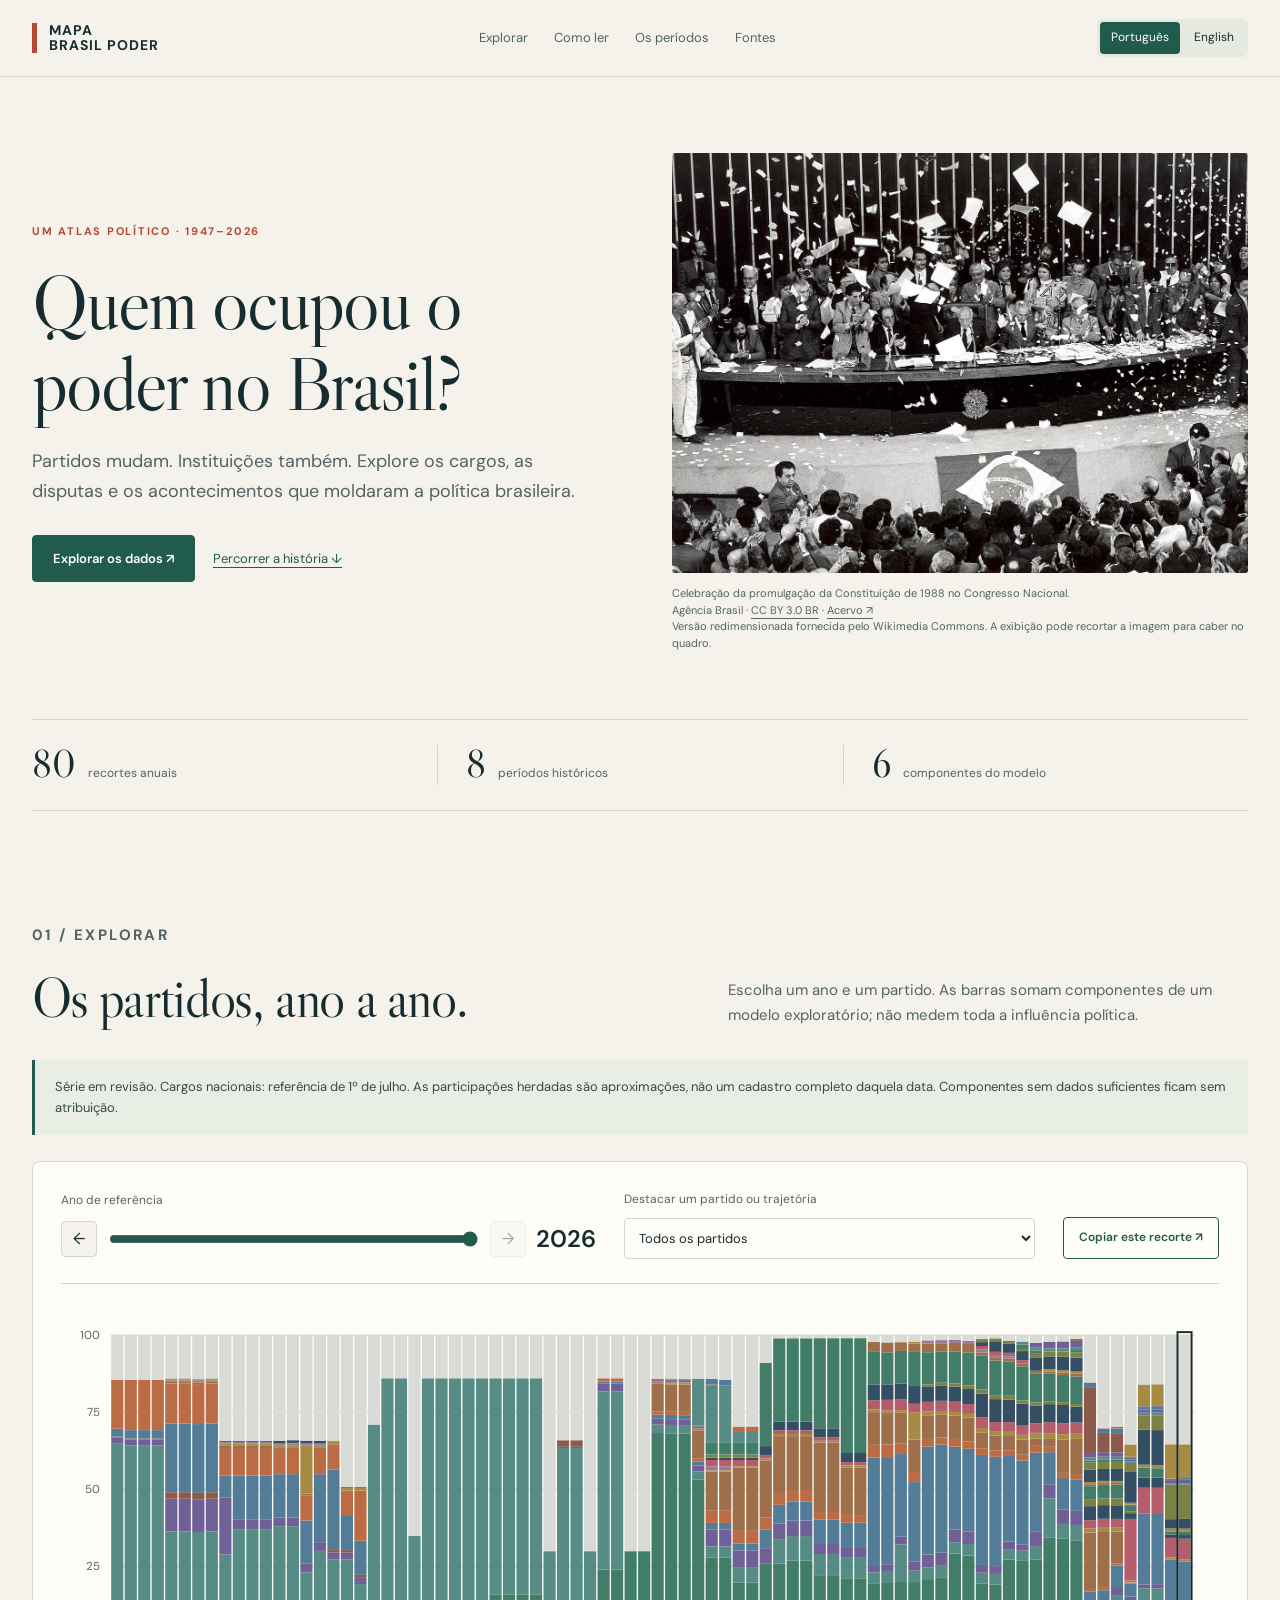
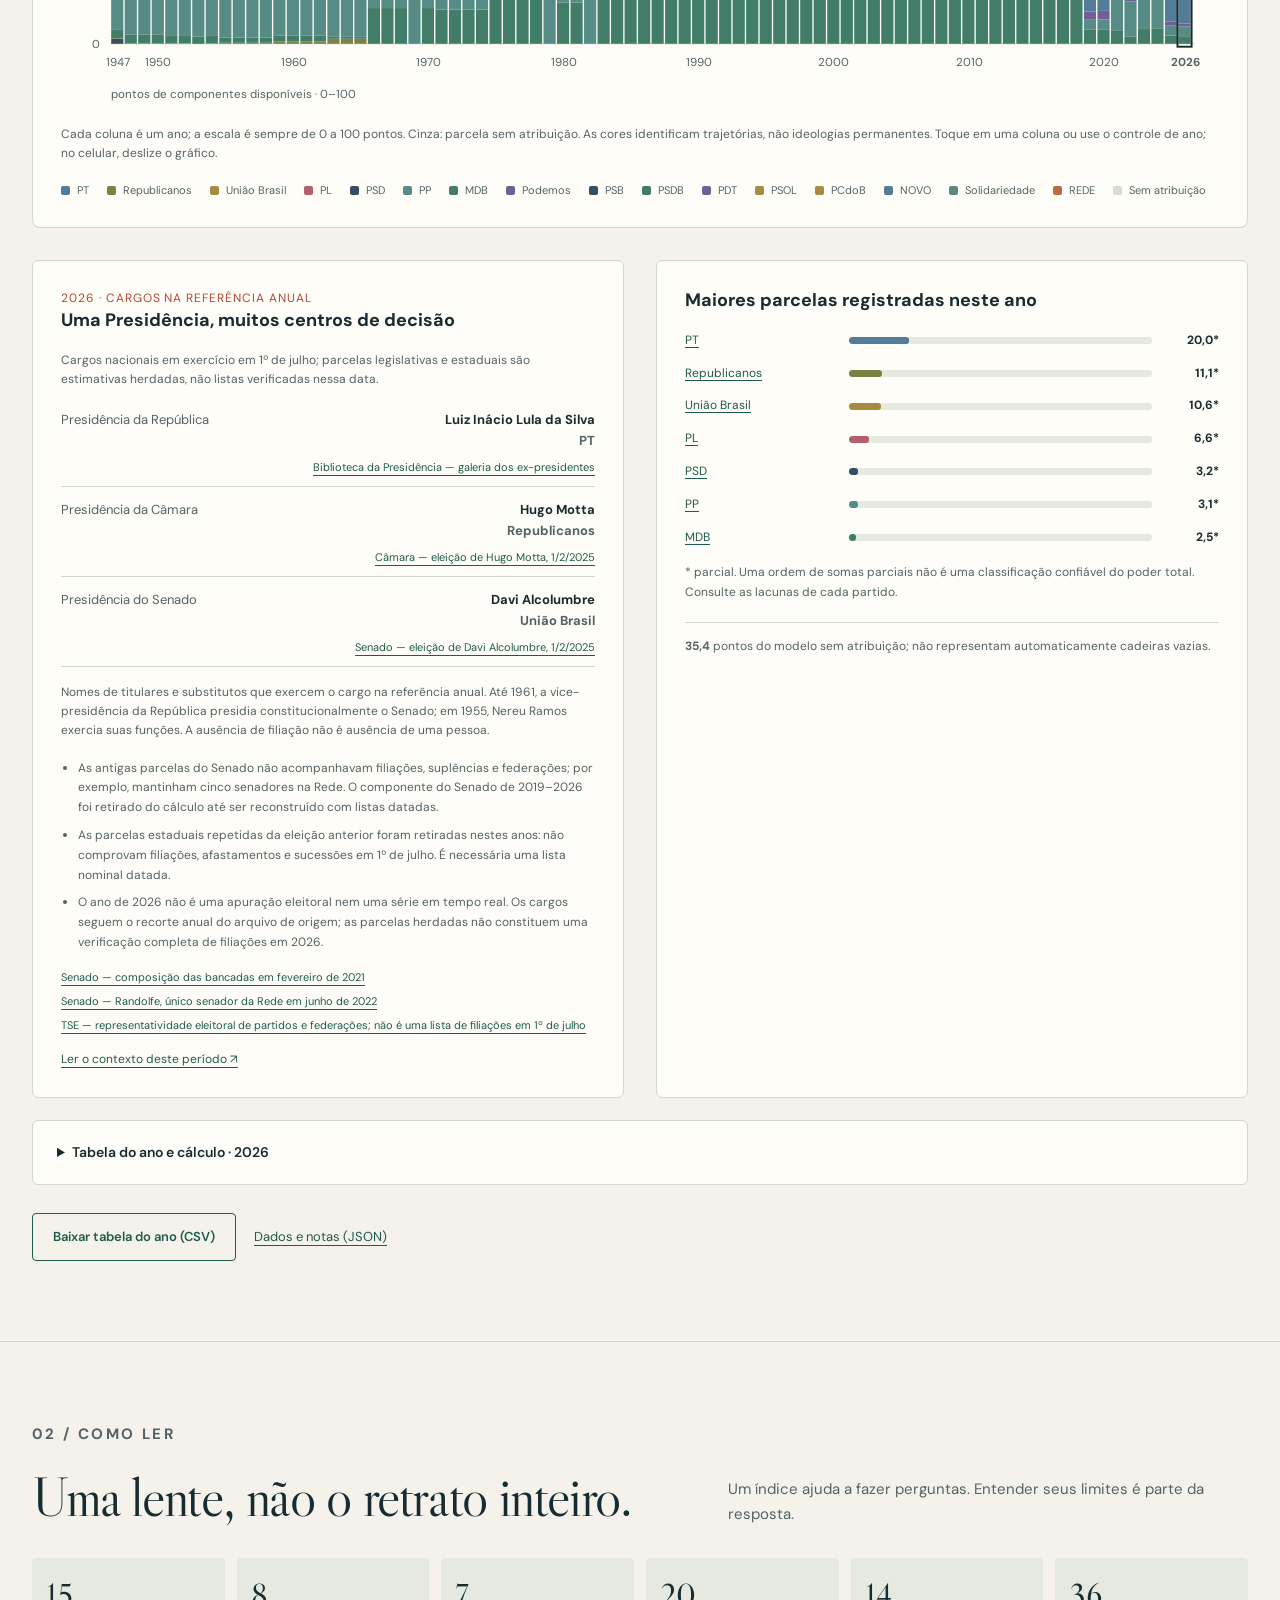
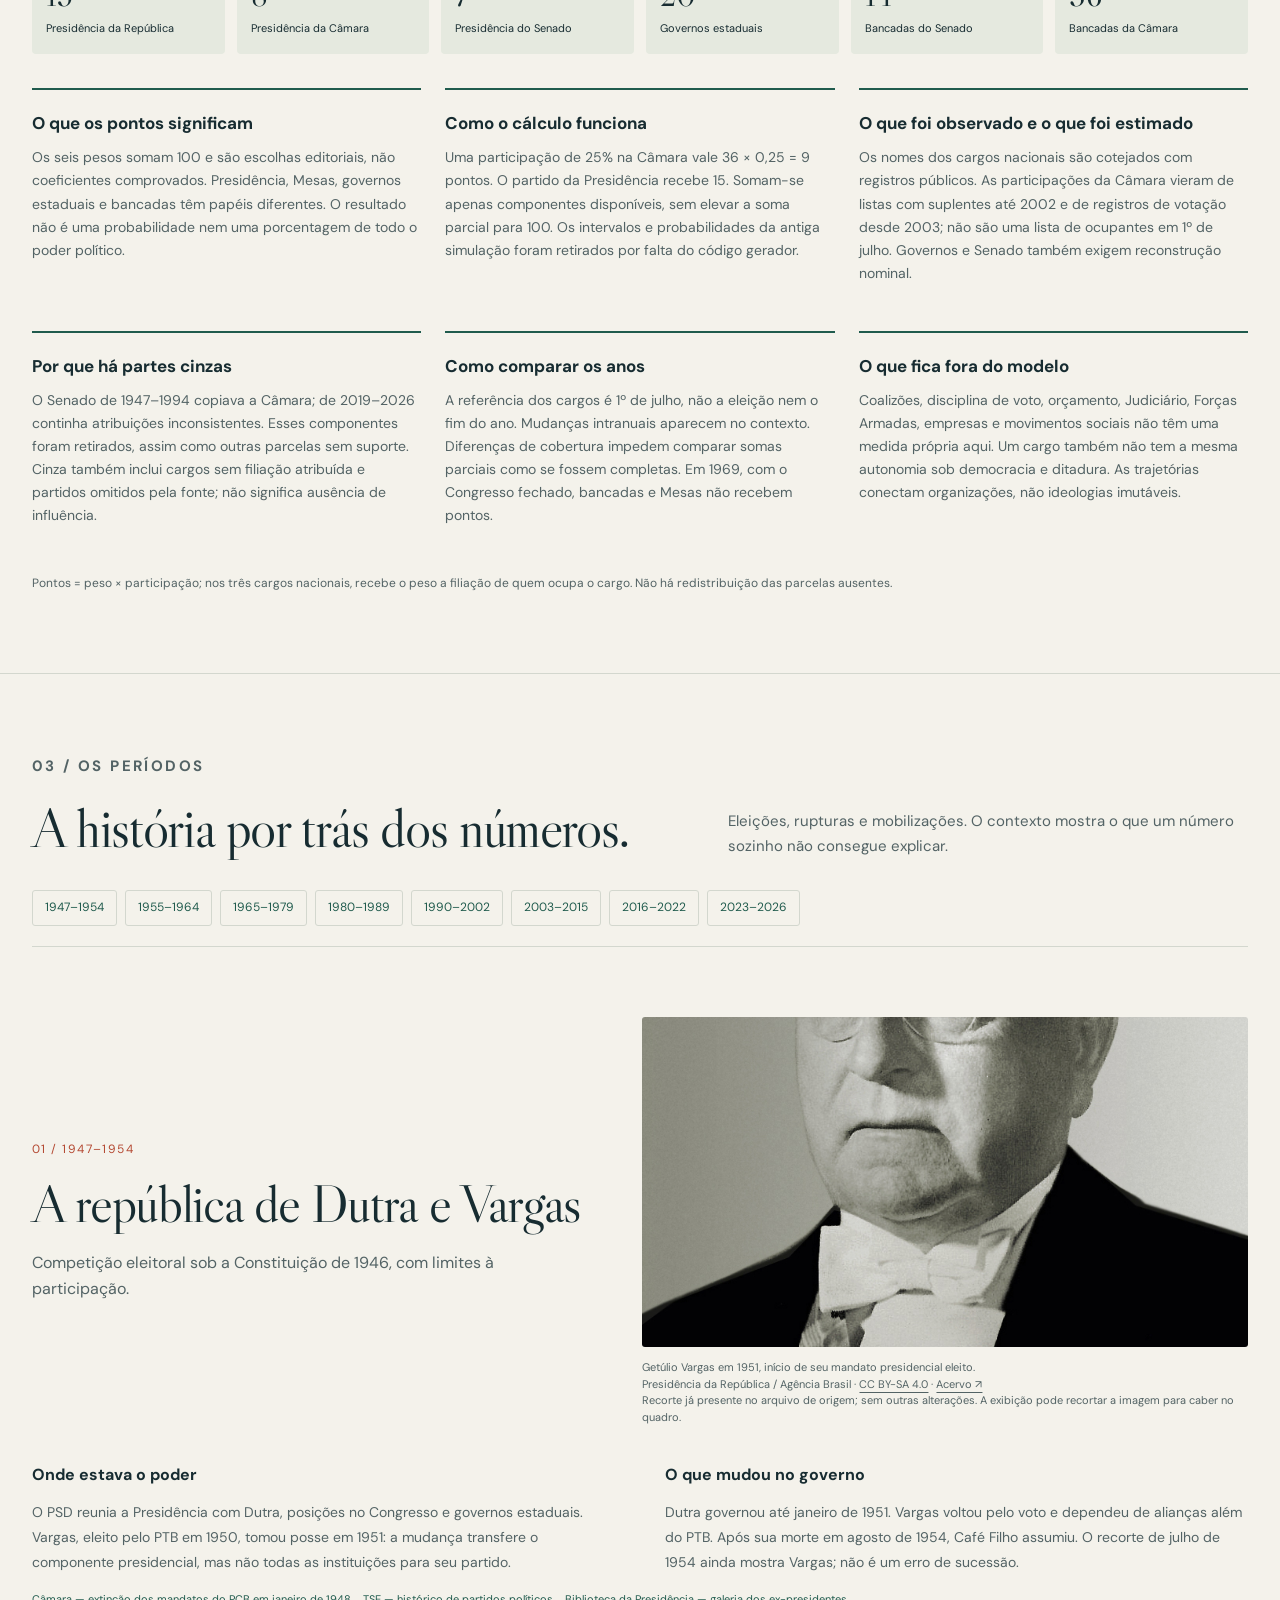
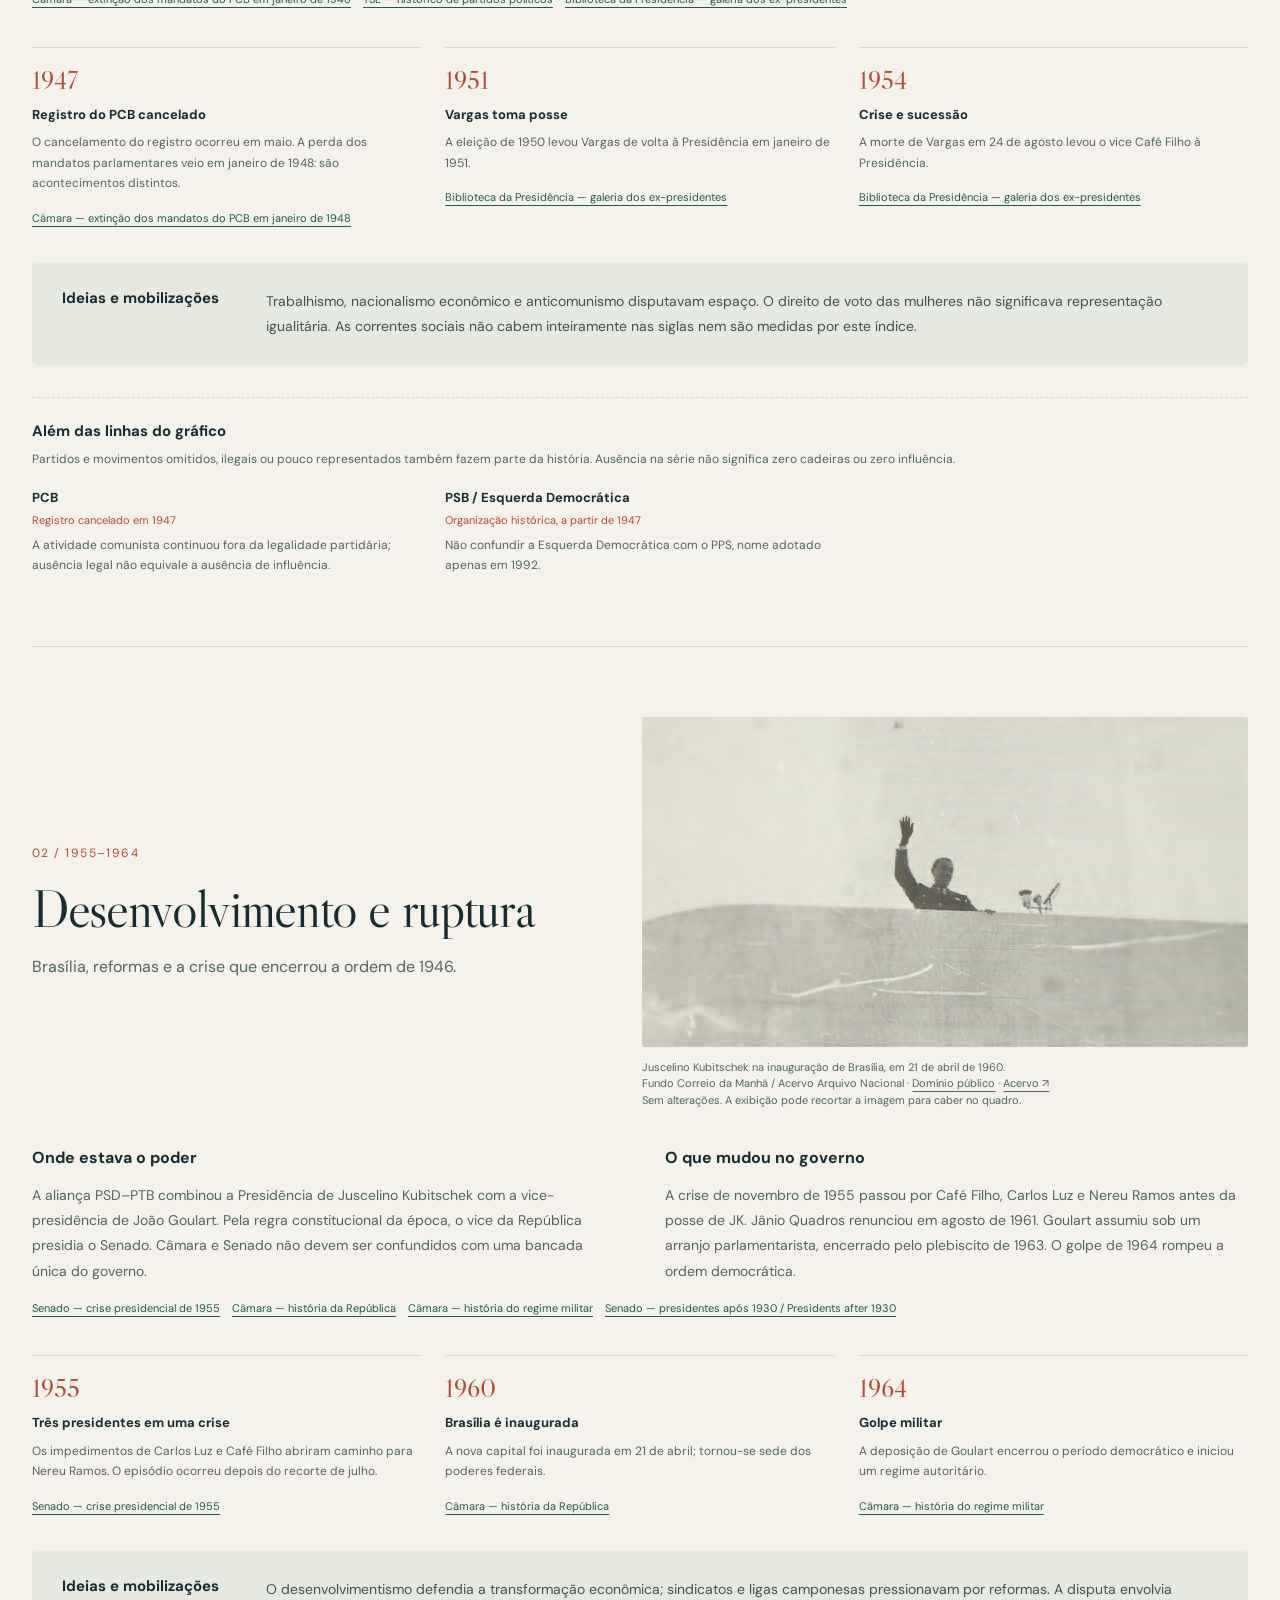
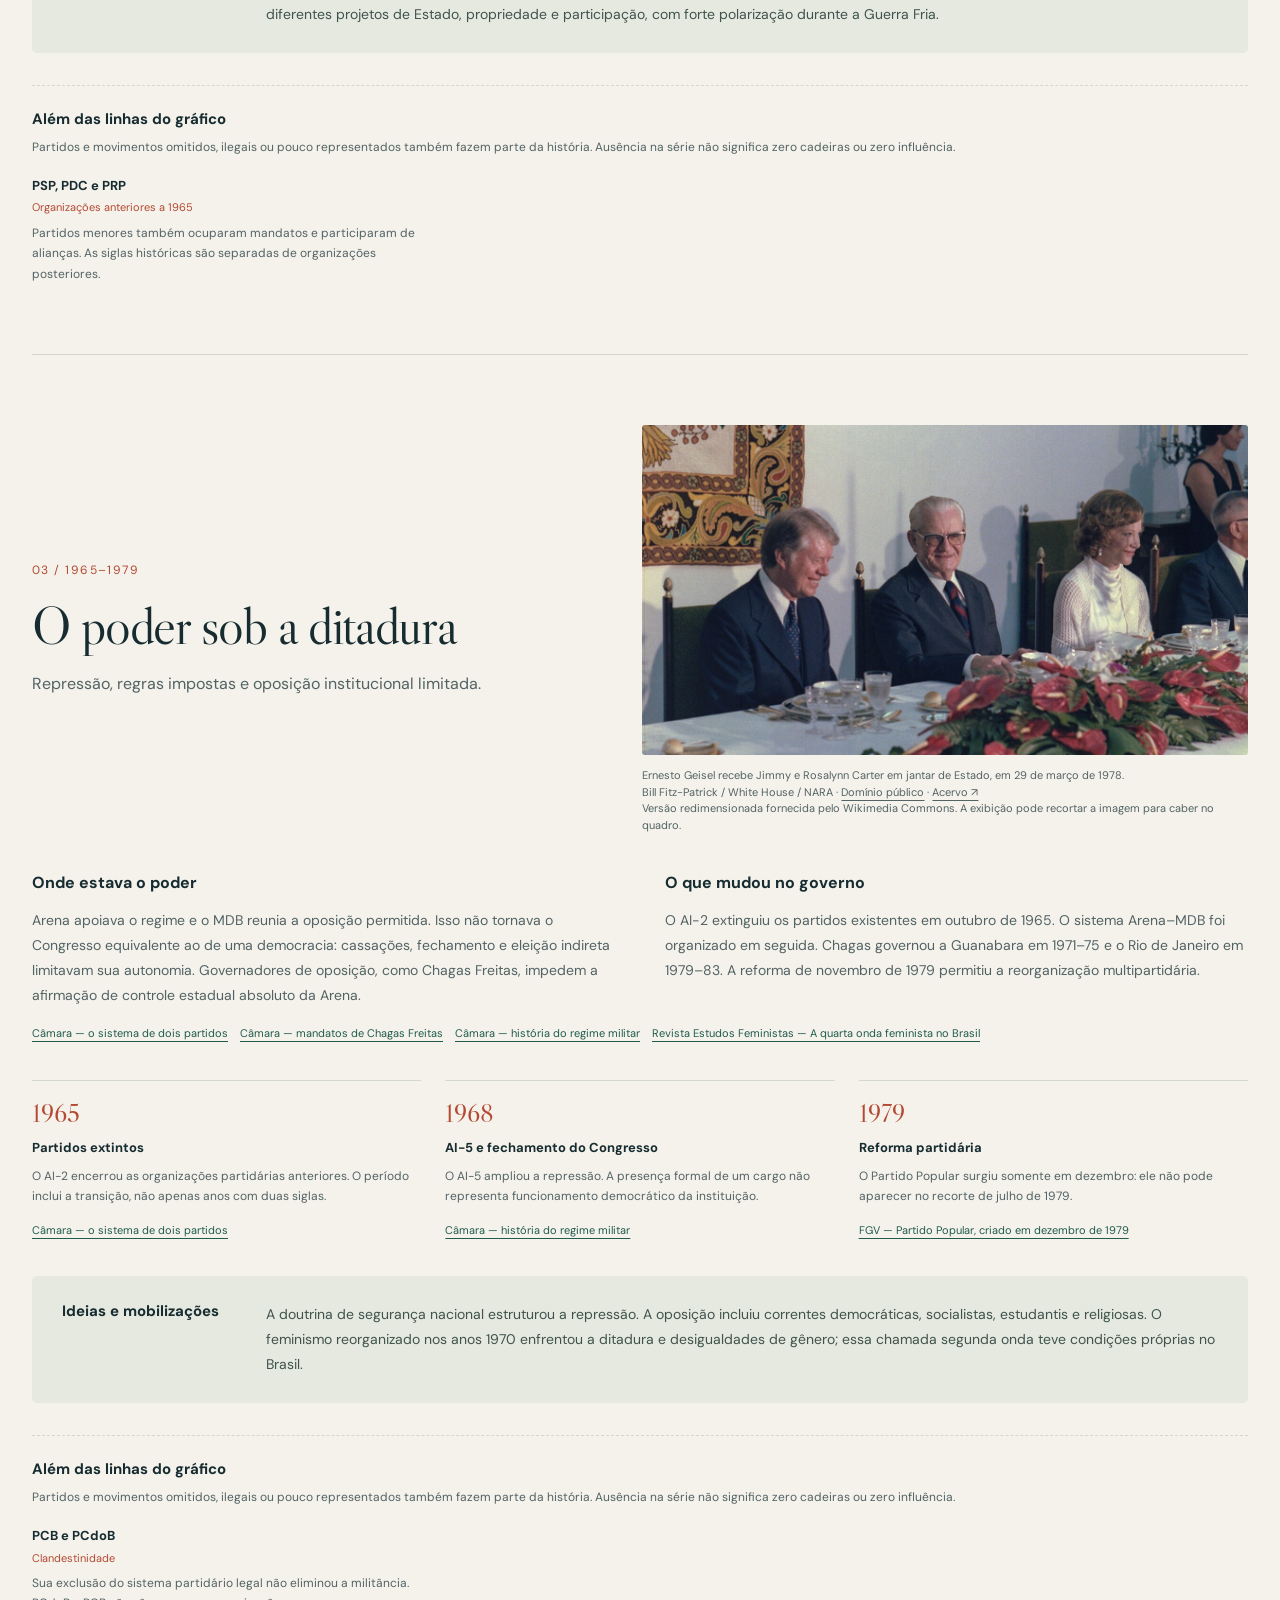
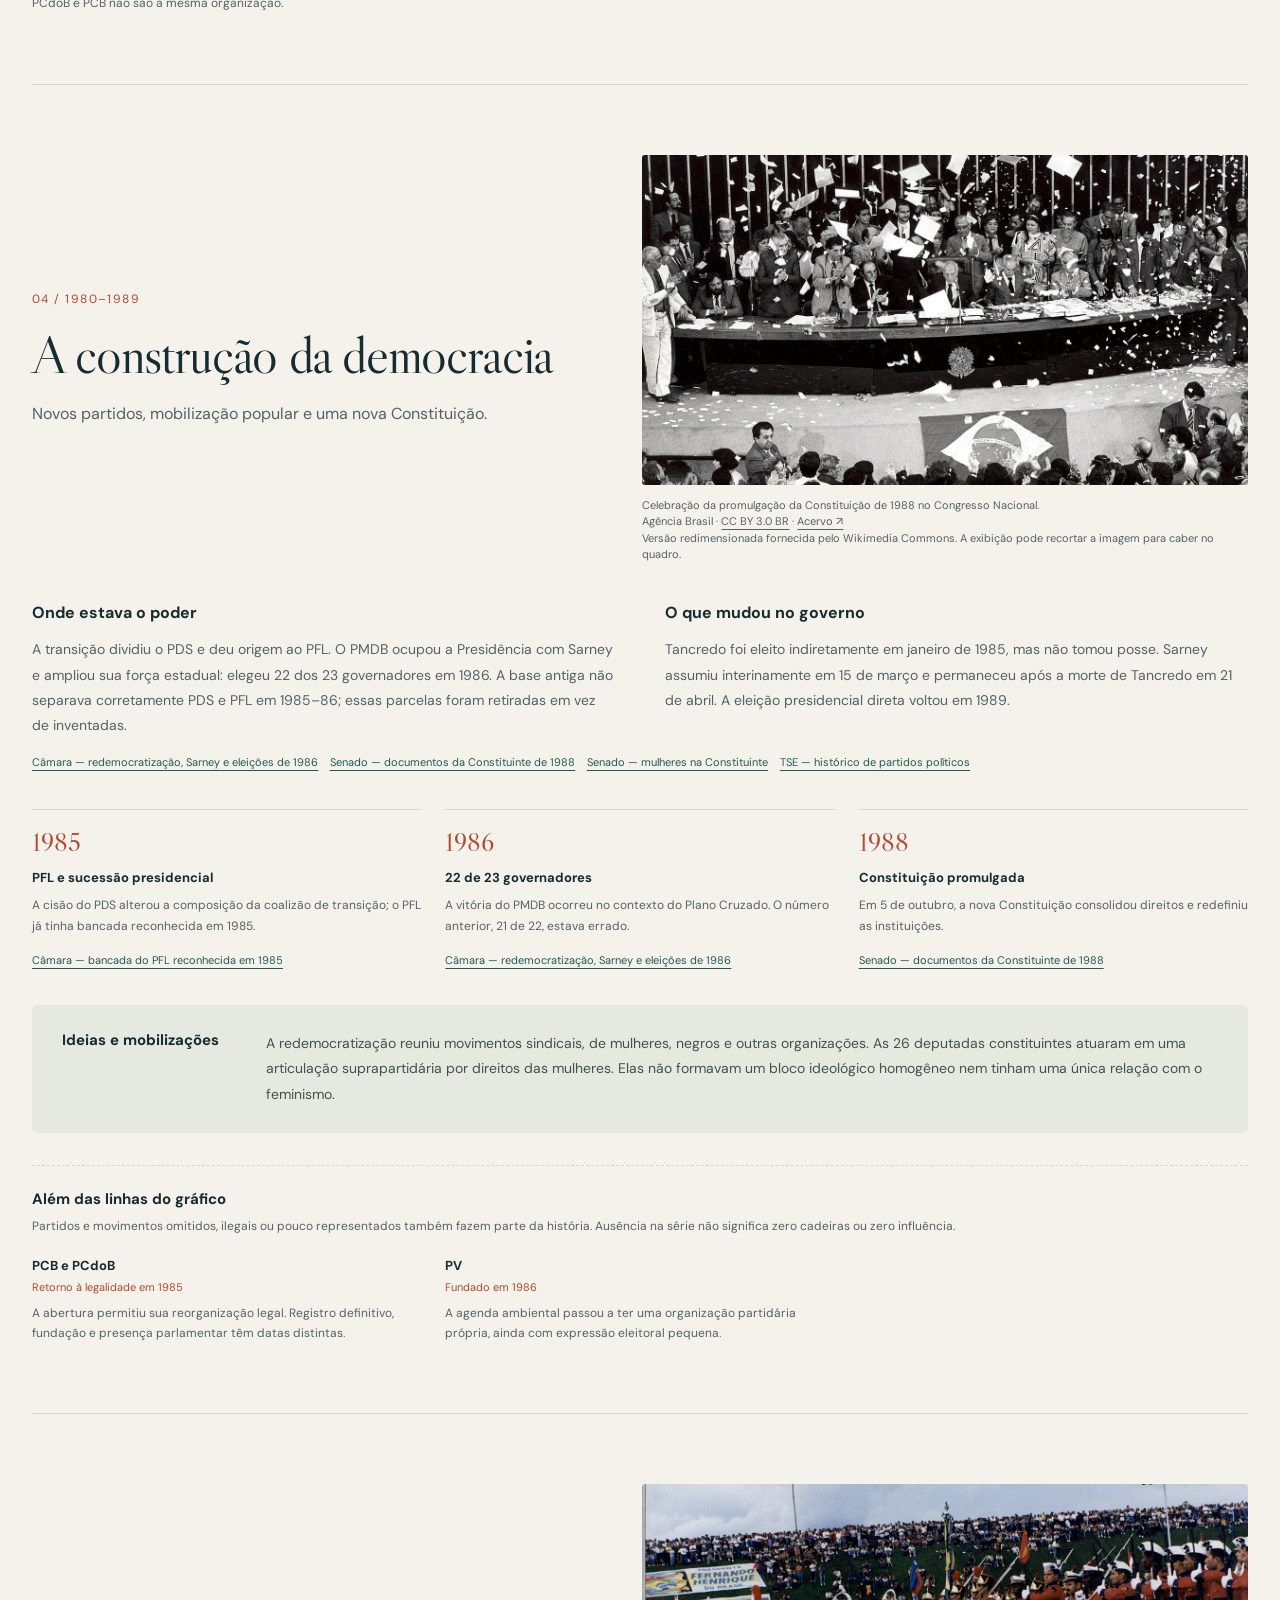
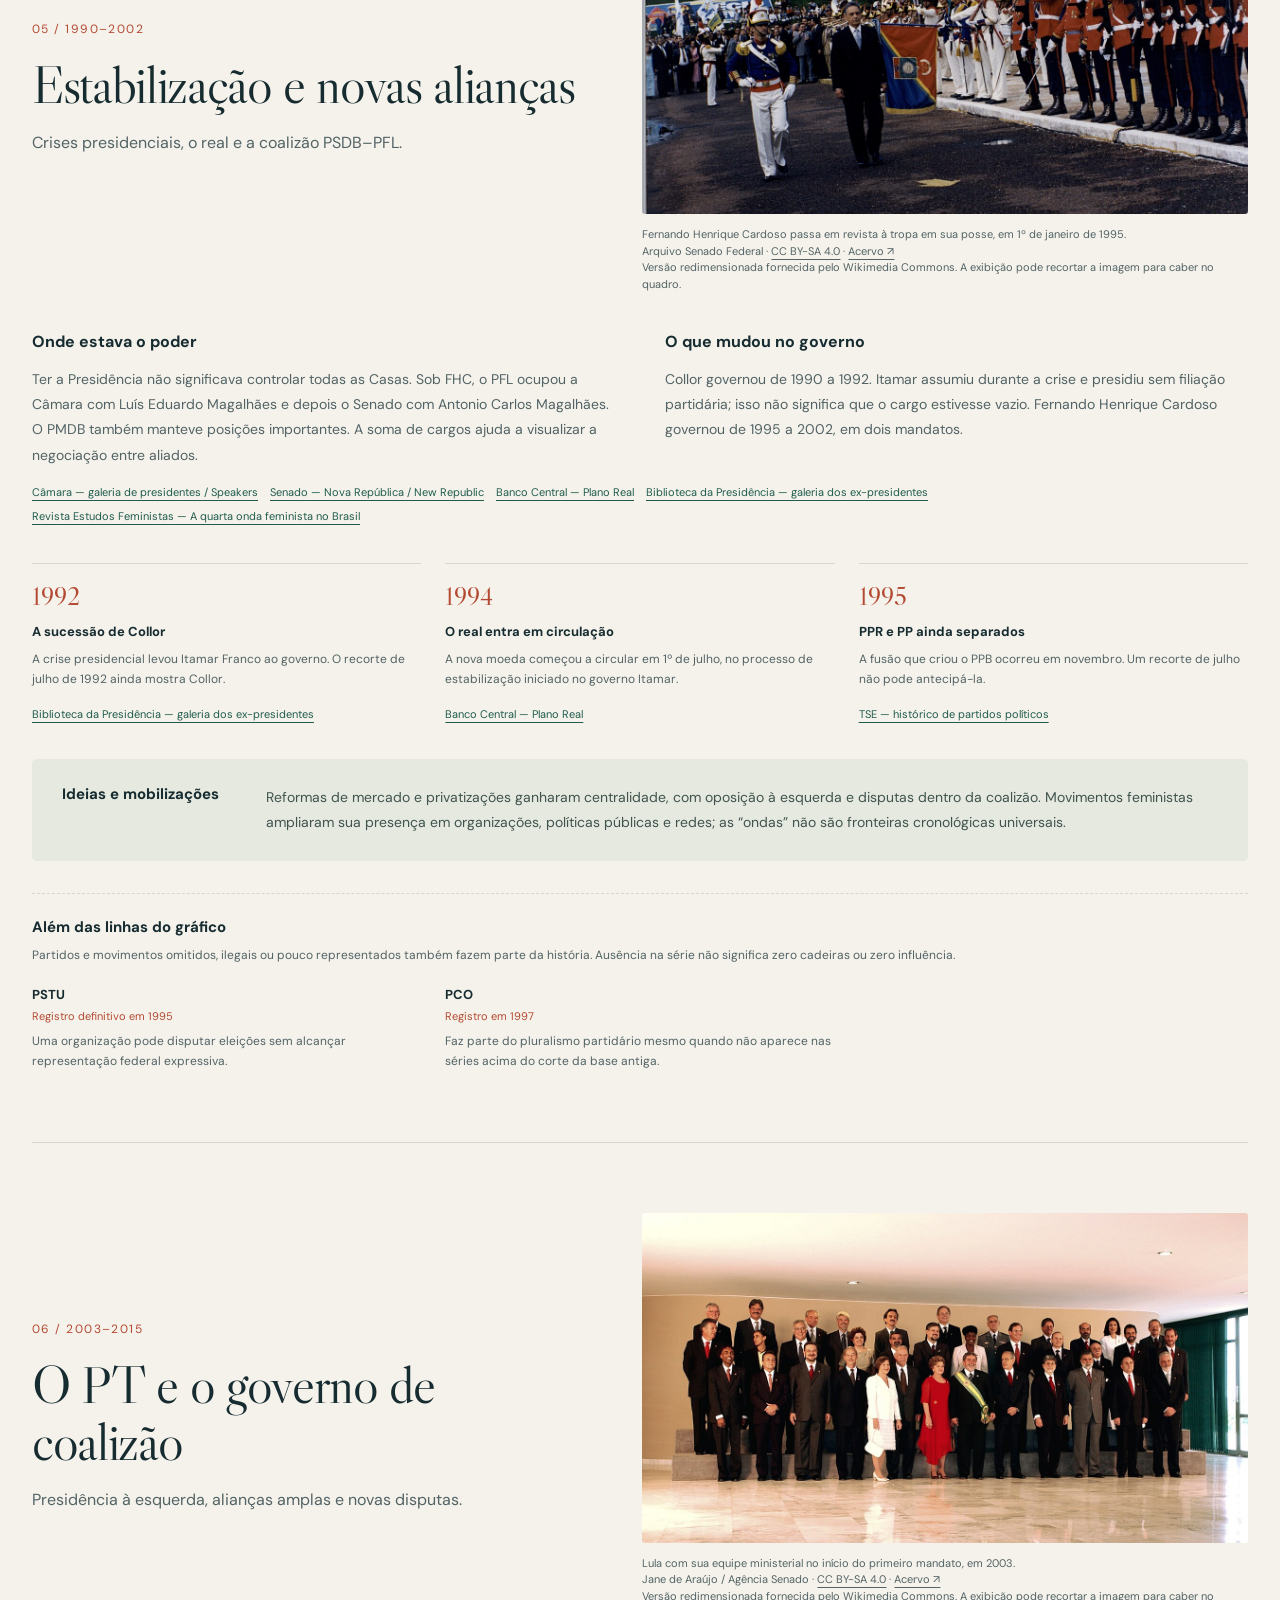
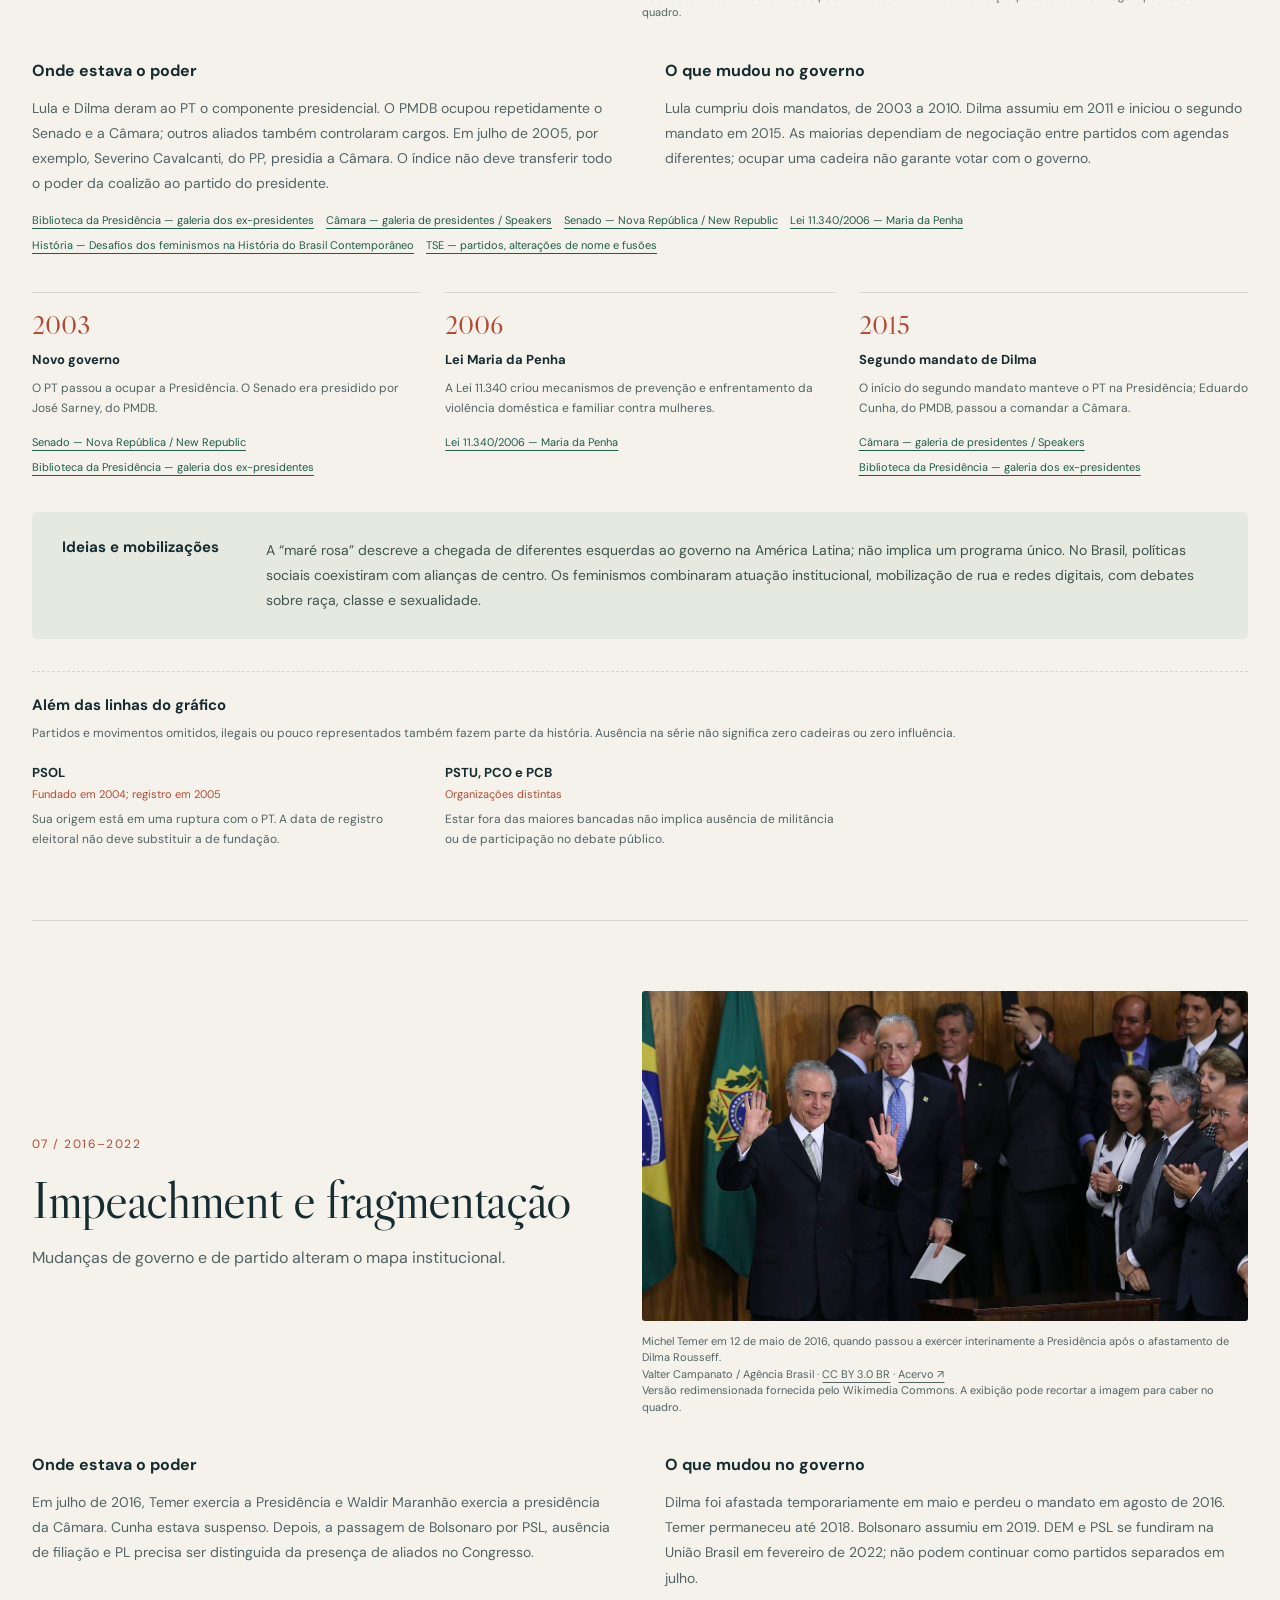
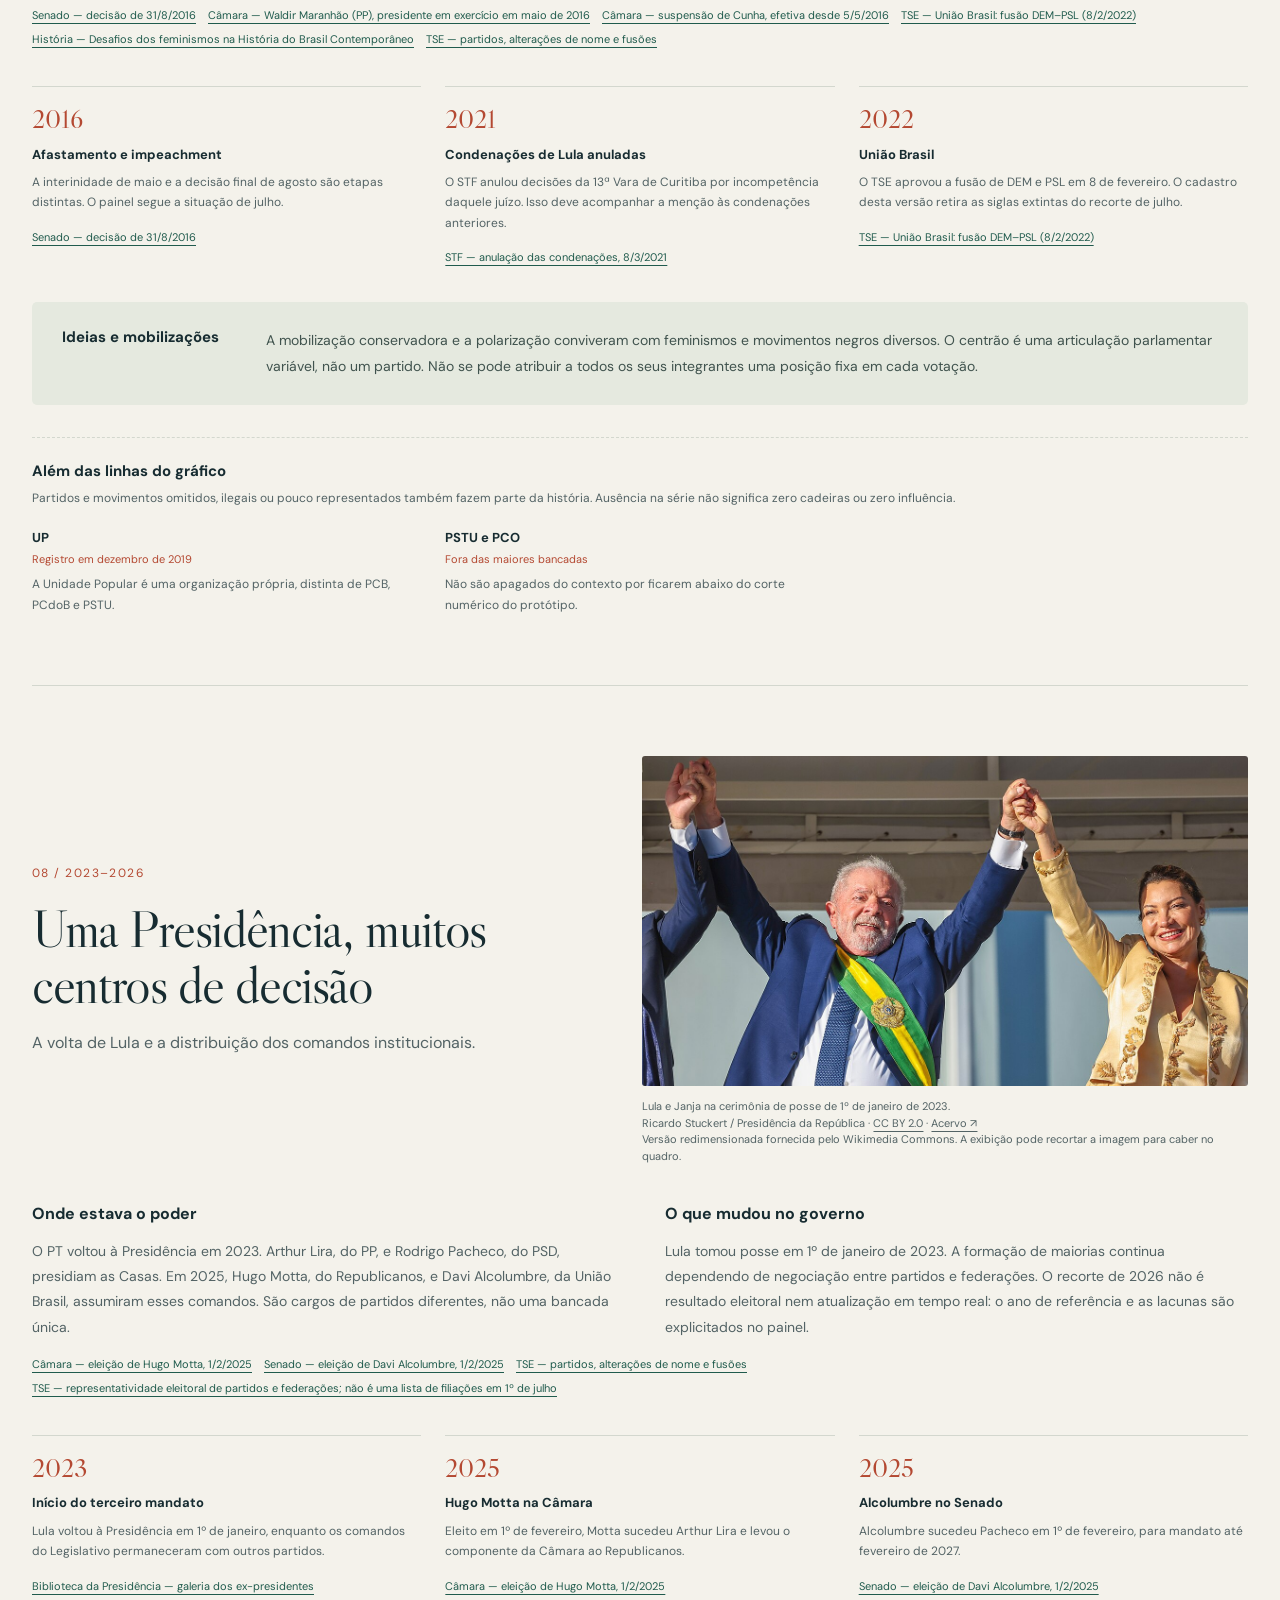
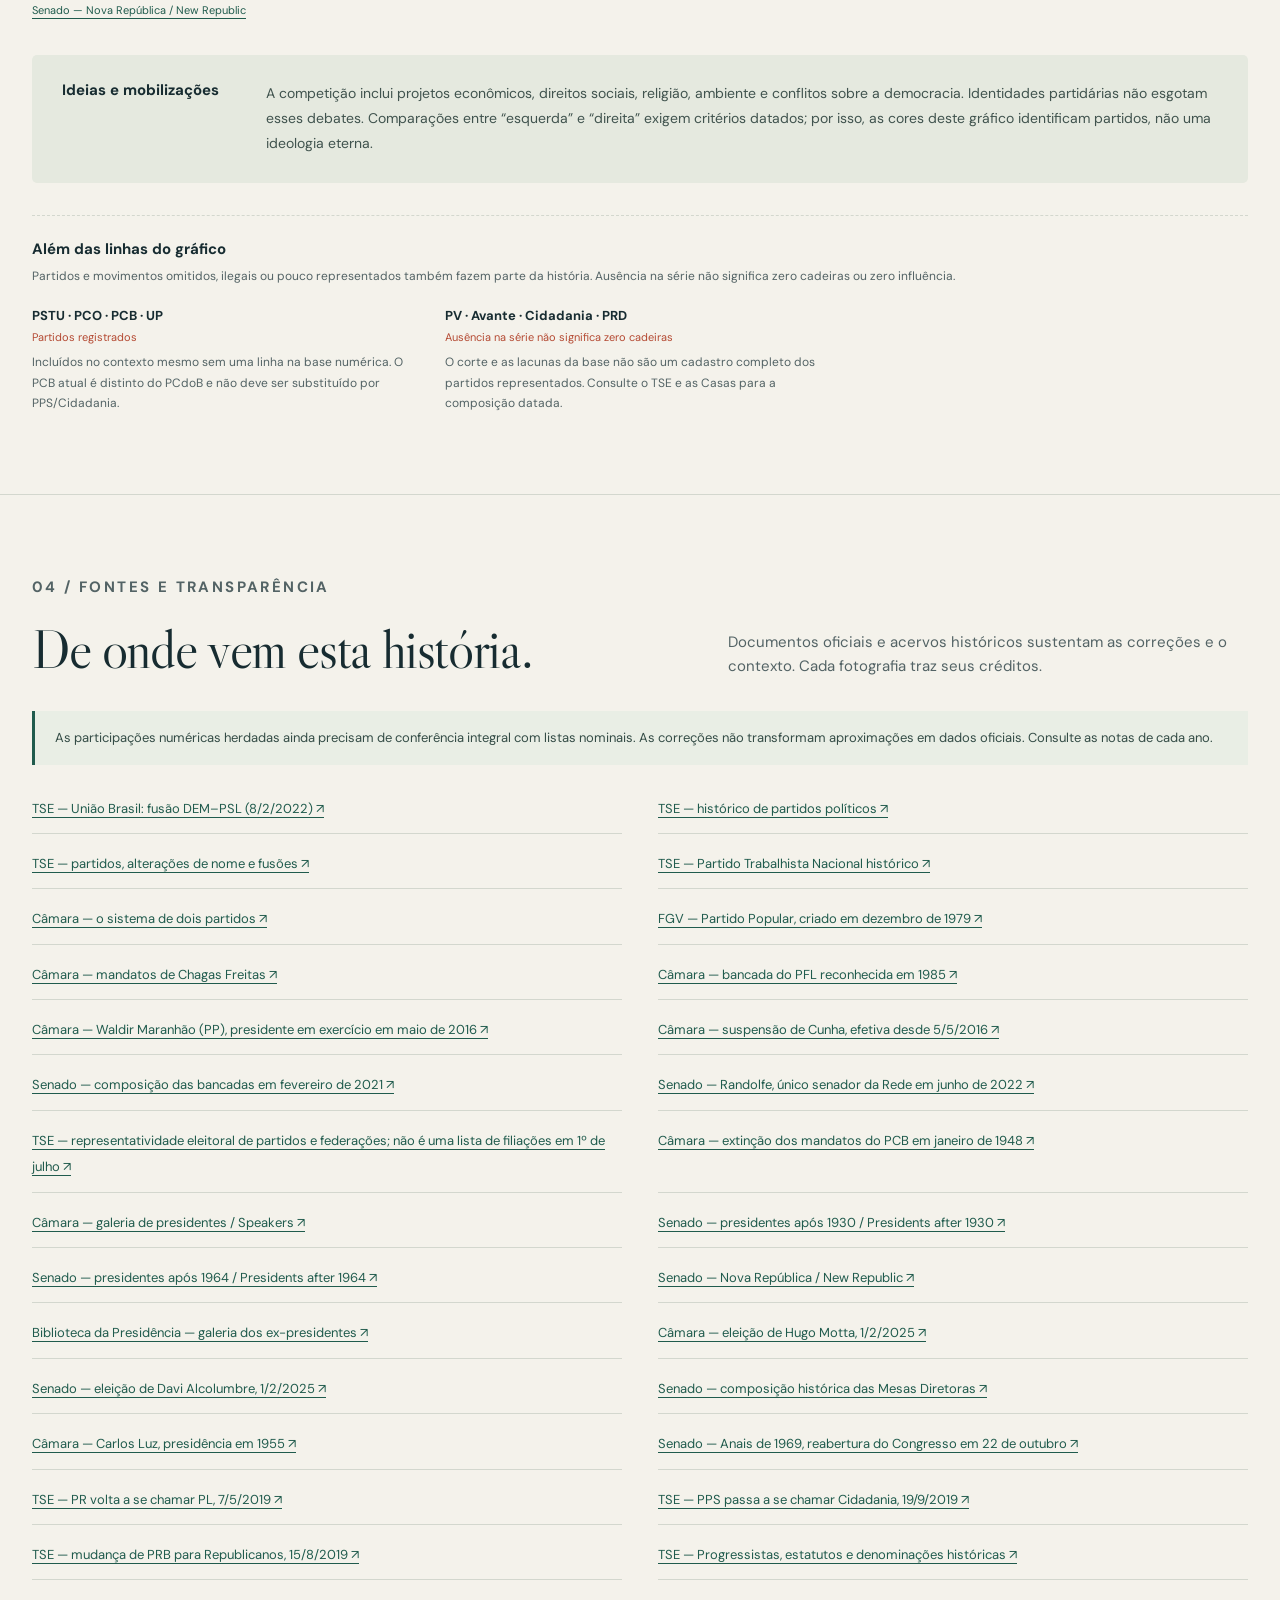
<file: docs/index.html>
<!doctype html><html lang="pt-BR"><head><meta charset="utf-8"><meta name="viewport" content="width=device-width,initial-scale=1"><meta name="description" content="Partidos e instituições brasileiras, de 1947 a 2026: dados, fotografias, contexto e fontes. Português e English."><meta name="theme-color" content="#f4f2eb"><title>Mapa Brasil Poder — 1947–2026</title><link rel="stylesheet" href="styles.css?v=5"><script type="module" src="app.js?v=5"></script></head><body>
<a class="skip" href="#explore" data-i18n="skip">Pular para os dados</a>
<header class="topbar"><div class="wrap topbar-inner"><a class="brand" href="#top">MAPA<br>BRASIL PODER</a><nav class="nav" aria-label="Navegação"><a href="#explore" data-i18n="navExplore">Explorar</a><a href="#method" data-i18n="navMethod">Como ler</a><a href="#history" data-i18n="navHistory">Os períodos</a><a href="#sources" data-i18n="navSources">Fontes</a></nav><div class="languages" role="group" aria-label="Idioma / Language"><button id="lang-pt" type="button" lang="pt-BR" aria-pressed="true">Português</button><button id="lang-en" type="button" lang="en" aria-pressed="false">English</button></div></div></header>
<main id="top"><div class="wrap"><section class="hero"><div><p class="eyebrow" data-i18n="eyebrow">Um atlas político · 1947–2026</p><h1 data-i18n="heroTitle">Quem ocupou o poder no Brasil?</h1><p class="intro" data-i18n="heroIntro">Partidos mudam. Instituições também. Explore os cargos, as disputas e os acontecimentos que moldaram a política brasileira.</p><div class="hero-actions"><a class="button" href="#explore" data-i18n="exploreAction">Explorar os dados ↗</a><a class="text-link" href="#history" data-i18n="historyAction">Percorrer a história ↓</a></div></div><figure id="hero-photo" class="hero-photo"></figure></section><div class="index-strip"><div><b>80</b><span data-i18n="yearsLabel">recortes anuais</span></div><div><b>8</b><span data-i18n="periodsLabel">períodos históricos</span></div><div><b>6</b><span data-i18n="componentsLabel">componentes do modelo</span></div></div></div>
<section id="explore" class="major"><div class="wrap"><div class="section-heading"><div><p class="eyebrow" data-i18n="exploreEyebrow">01 / Explorar</p><h2 data-i18n="chartTitle">Os partidos, ano a ano.</h2></div><p data-i18n="chartIntro">Escolha um ano e um partido. As barras somam componentes do modelo; não medem toda a influência política.</p></div><p class="notice" data-i18n="dataNotice">Série em revisão. Os cargos usam a referência de 1º de julho. As participações herdadas são aproximações, não um cadastro completo daquela data. Dados insuficientes ficam sem atribuição.</p>
<div class="chart-shell"><div class="controls"><div><label for="year" data-i18n="yearLabel">Ano de referência</label><div class="year-controls"><button id="previous" type="button" aria-label="Ano anterior">←</button><input type="range" id="year" min="1947" max="2026" step="1" value="2026"><button id="next" type="button" aria-label="Próximo ano">→</button><output id="year-output" for="year">2026</output></div></div><div><label for="party" data-i18n="partyLabel">Destacar um partido ou trajetória</label><select id="party"><option value="">Todos os partidos</option></select></div><button type="button" class="button secondary" id="share" data-i18n="share">Copiar este recorte ↗</button></div><div class="chart-scroll" tabindex="0" role="region" aria-label="Gráfico com rolagem horizontal"><svg id="chart" class="chart" viewBox="0 0 1200 420" role="img" aria-labelledby="chart-svg-title chart-svg-description"></svg></div><p class="chart-description" data-i18n="chartHelp">Cada coluna é um ano. Cinza: parcela sem atribuição. As cores identificam trajetórias, não ideologias permanentes. Toque em uma coluna ou use o controle de ano; no celular, deslize o gráfico.</p><div id="legend" class="legend"></div></div>
<div class="year-detail"><article id="year-context" class="detail-card"></article><article id="party-detail" class="detail-card"></article></div><details class="table-panel"><summary id="table-title">Tabela do ano e cálculo</summary><div class="table-scroll" id="data-table"></div></details><div class="downloads"><button id="export" type="button" class="button secondary" data-i18n="export">Baixar tabela do ano (CSV)</button><a class="text-link" href="data.json" download data-i18n="downloadData">Dados e notas (JSON)</a></div><p id="status" class="sr-only" role="status" aria-live="polite"></p><div id="load-error" class="error hidden" role="alert"></div></div></section>
<section id="method" class="major"><div class="wrap"><div class="section-heading"><div><p class="eyebrow" data-i18n="methodEyebrow">02 / Como ler</p><h2 data-i18n="methodTitle">Uma lente, não o retrato inteiro.</h2></div><p data-i18n="methodIntro">Um índice ajuda a fazer perguntas. Entender seus limites é parte da resposta.</p></div><div id="formula" class="formula"></div><div id="methods" class="method-grid"></div></div></section>
<section id="history" class="major"><div class="wrap"><div class="section-heading"><div><p class="eyebrow" data-i18n="historyEyebrow">03 / Os períodos</p><h2 data-i18n="historyTitle">A história por trás dos números.</h2></div><p data-i18n="historyIntro">Eleições, rupturas e mobilizações. O contexto mostra o que um número sozinho não consegue explicar.</p></div><nav id="period-nav" class="period-nav" aria-label="Períodos históricos"></nav><div id="periods"><p>Carregando os períodos… / Loading periods…</p></div></div></section>
<section id="sources" class="major"><div class="wrap"><div class="section-heading"><div><p class="eyebrow" data-i18n="sourcesEyebrow">04 / Fontes e transparência</p><h2 data-i18n="sourcesTitle">De onde vem esta história.</h2></div><p data-i18n="sourcesIntro">Documentos oficiais e acervos históricos sustentam as correções e o contexto. Cada fotografia traz seus créditos.</p></div><p class="notice" data-i18n="provenance">As participações numéricas herdadas ainda precisam de conferência integral com listas nominais. As correções não transformam aproximações em dados oficiais. Consulte as notas de cada ano.</p><ul class="source-list" id="source-list"></ul><details class="corrections"><summary data-i18n="correctionsTitle">Correções e decisões desta versão</summary><ul id="corrections"></ul></details><div class="downloads"><a class="button secondary" href="data.json" download data-i18n="allData">Baixar os dados completos</a><a class="text-link" href="https://github.com/v1-3/Mapa-Brasil-Poder" data-i18n="repository">Código e histórico no GitHub ↗</a><a class="text-link" href="history.html" data-i18n="staticPage">Versão de leitura sem JavaScript</a></div></div></section>
<noscript><div class="wrap error"><h2>Leitura sem JavaScript / Reading without JavaScript</h2><p>O atlas combina cargos e participações partidárias estimadas, com lacunas explícitas. This atlas combines offices and estimated party shares, with explicit gaps.</p><p><a href="history.html">Ler a história e a metodologia / Read the history and methodology</a> · <a href="data.json">Dados / Data</a></p></div></noscript></main><footer><div class="wrap footer-line"><p>MAPA BRASIL PODER / 1947–2026</p><p data-i18n="footer">Revisão: 25 de outubro de 2026 · Modelo histórico em revisão.</p></div></footer></body></html>
</file>
<file: docs/styles.css>
@import url('https://fonts.googleapis.com/css2?family=DM+Sans:wght@400;500;600;700&family=Libre+Caslon+Display&display=swap');
:root{--paper:#f4f2eb;--surface:#fffdf7;--ink:#172c31;--muted:#536365;--rule:#d3d7ce;--green:#205b4d;--red:#b44932;--soft:#e5e9df;font:16px/1.65 'DM Sans',Arial,sans-serif;color-scheme:light}*{box-sizing:border-box}html{scroll-behavior:smooth;scroll-padding-top:90px}body{margin:0;background:var(--paper);color:var(--ink)}a{color:var(--green);text-underline-offset:4px}button,input,select{font:inherit}button,select,summary{cursor:pointer}button{color:inherit}button:focus-visible,a:focus-visible,input:focus-visible,select:focus-visible,summary:focus-visible{outline:3px solid var(--red);outline-offset:4px}h1,h2,h3,p,figure{margin:0}h1,h2{font-family:'Libre Caslon Display',Georgia,serif;font-weight:400;line-height:1.05;letter-spacing:-.025em}h1{font-size:clamp(50px,6vw,88px)}h2{font-size:clamp(36px,4.3vw,60px)}h3{font-size:18px;line-height:1.3}p+p{margin-top:14px}.wrap{width:min(1320px,100% - 64px);margin-inline:auto}.skip{position:absolute;top:-100px;left:20px;z-index:10;padding:10px;background:white}.skip:focus{top:10px}.topbar{position:sticky;top:0;z-index:5;border-bottom:1px solid var(--rule);background:rgba(244,242,235,.97)}.topbar-inner{min-height:76px;display:flex;align-items:center;gap:30px;justify-content:space-between}.brand{color:var(--ink);text-decoration:none;font-weight:700;font-size:14px;line-height:1.1;letter-spacing:.07em;border-left:5px solid var(--red);padding-left:12px}.nav{display:flex;gap:26px;font-size:13px}.nav a{text-decoration:none;color:var(--muted)}.languages{display:flex;gap:3px;background:var(--soft);border-radius:6px;padding:3px}.languages button{border:0;background:transparent;padding:6px 11px;border-radius:4px;font-size:12px}.languages button[aria-pressed=true]{background:var(--green);color:white}.hero{display:grid;grid-template-columns:1fr 1fr;gap:64px;padding-block:76px 68px;align-items:center}.eyebrow{font-size:11px;font-weight:700;letter-spacing:.16em;text-transform:uppercase;color:var(--red);margin-bottom:22px}.intro{font-size:18px;color:var(--muted);max-width:46ch;margin-top:24px}.hero-actions,.downloads{display:flex;gap:18px;align-items:center;flex-wrap:wrap;margin-top:28px}.button{display:inline-flex;align-items:center;justify-content:center;gap:14px;border:1px solid var(--green);border-radius:4px;background:var(--green);color:white;text-decoration:none;padding:12px 20px;font-size:13px;font-weight:600}.button.secondary{background:transparent;color:var(--green)}.text-link{font-size:13px}.hero-photo img{width:100%;height:420px;object-fit:cover;display:block;border-radius:3px}.hero-photo figcaption,.period-photo figcaption{font-size:11px;color:var(--muted);line-height:1.5;margin-top:12px}.hero-photo figcaption a,.period-photo figcaption a{color:inherit}.index-strip{display:grid;grid-template-columns:repeat(3,1fr);border-block:1px solid var(--rule);padding:25px 0;margin-bottom:32px}.index-strip>div{padding:0 28px;border-left:1px solid var(--rule)}.index-strip>div:first-child{padding-left:0;border:0}.index-strip b{font:38px/1 'Libre Caslon Display',Georgia,serif;margin-right:12px}.index-strip span{font-size:12px;color:var(--muted)}section.major{padding-block:80px;border-bottom:1px solid var(--rule)}.section-heading{display:flex;gap:30px;justify-content:space-between;align-items:end;margin-bottom:32px}.section-heading p{color:var(--muted);max-width:52ch;font-size:15px}.section-heading h2{max-width:18ch}.notice{background:#e9eee5;border-left:3px solid var(--green);padding:16px 20px;font-size:13px;color:#344c46;margin-bottom:26px}.chart-shell{background:var(--surface);border:1px solid var(--rule);border-radius:8px;padding:28px}.controls{display:grid;grid-template-columns:minmax(280px,1.3fr) minmax(180px,1fr) auto;gap:28px;align-items:end;padding-bottom:24px;border-bottom:1px solid var(--rule)}.controls label{display:block;font-size:12px;color:var(--muted);margin-bottom:8px}.year-controls{display:flex;gap:10px;align-items:center}.year-controls button{width:36px;height:36px;border:1px solid var(--rule);border-radius:4px;background:var(--paper);flex-shrink:0}.year-controls input{min-width:0;width:100%;accent-color:var(--green)}.year-controls output{font-size:24px;font-weight:600;min-width:60px;font-variant-numeric:tabular-nums}.controls select{width:100%;background:var(--surface);color:var(--ink);border:1px solid var(--rule);padding:10px;border-radius:4px;font-size:13px}.controls .button{font-size:12px;padding:10px 15px}.chart-scroll{overflow-x:auto;margin-top:24px}.chart{display:block;min-width:860px;width:100%;height:auto}.chart text{font-family:'DM Sans',Arial,sans-serif;fill:var(--muted);font-size:12px}.chart rect[data-year]{cursor:pointer}.chart-description,.small{font-size:12px;color:var(--muted);line-height:1.6}.chart-description{margin-top:12px}.legend{display:flex;gap:10px 18px;flex-wrap:wrap;margin-top:18px;font-size:11px;color:var(--muted)}.legend span{display:inline-flex;align-items:center;gap:7px}.dot{display:inline-block;width:9px;height:9px;border-radius:2px}.year-detail{display:grid;grid-template-columns:1fr 1fr;gap:32px;margin-top:32px}.detail-card{padding:28px;background:var(--surface);border:1px solid var(--rule);border-radius:6px;min-width:0}.detail-card h3{margin-bottom:18px}.year-kicker{font-size:12px;letter-spacing:.08em;text-transform:uppercase;color:var(--red)}.office-list{display:grid;gap:12px;margin-top:20px}.office-list>div{display:flex;justify-content:space-between;gap:15px;border-bottom:1px solid var(--rule);padding-bottom:10px;font-size:13px}.office-list span{color:var(--muted)}.office-list strong{text-align:right}.year-notes{margin-top:18px;padding-left:17px;font-size:12px;color:var(--muted)}.year-notes li+li{margin-top:8px}.rank-list{display:grid;gap:13px}.rank-line{display:grid;grid-template-columns:minmax(80px,1fr) 2fr 55px;gap:12px;font-size:12px;align-items:center}.rank-line strong{text-align:right}.track{height:7px;background:var(--soft);border-radius:3px;overflow:hidden}.track i{display:block;height:100%;border-radius:3px}.residual-note{font-size:12px;margin-top:20px;border-top:1px solid var(--rule);padding-top:14px;color:var(--muted)}.breakdown{display:grid;gap:10px}.breakdown>div{display:flex;justify-content:space-between;gap:12px;font-size:13px;border-bottom:1px solid var(--rule);padding-bottom:7px}.score-big{font:52px/1 'Libre Caslon Display',Georgia,serif;margin-bottom:20px}.score-big small{font:12px 'DM Sans',Arial,sans-serif;color:var(--muted);margin-left:8px}.table-panel{margin-top:22px;border:1px solid var(--rule);border-radius:6px;background:var(--surface)}.table-panel summary{padding:20px 24px;font-size:14px;font-weight:600}.table-scroll{overflow-x:auto;padding:0 24px 24px}table{border-collapse:collapse;width:100%;font-size:12px;min-width:700px}th,td{text-align:right;padding:12px 10px;border-bottom:1px solid var(--rule);font-variant-numeric:tabular-nums}th:first-child,td:first-child{text-align:left}th{color:var(--muted)}caption{text-align:left;font-size:12px;color:var(--muted);padding:0 0 12px}.method-grid{display:grid;grid-template-columns:repeat(3,minmax(0,1fr));gap:24px}.method-card{border-top:2px solid var(--green);padding:22px 0}.method-card h3{font-size:17px;margin-bottom:12px}.method-card p{font-size:14px;color:var(--muted)}.formula{display:grid;grid-template-columns:repeat(6,1fr);gap:12px;margin:30px 0 34px}.formula>div{padding:18px 14px;background:var(--soft);border-radius:4px}.formula b{font:32px/1.2 'Libre Caslon Display',Georgia,serif;display:block}.formula span{font-size:11px;display:block;line-height:1.4;margin-top:6px}.period-nav{display:flex;flex-wrap:wrap;gap:8px;margin-top:25px}.period-nav a{padding:7px 12px;border:1px solid var(--rule);border-radius:3px;text-decoration:none;font-size:12px}.period{padding-top:70px;margin-top:70px;border-top:1px solid var(--rule);scroll-margin-top:100px}.period:first-child{margin-top:20px}.period-intro{display:grid;grid-template-columns:1fr 1.1fr;gap:60px;align-items:center}.period-heading h2{font-size:clamp(36px,4.2vw,58px)}.period-heading p{margin-top:18px;color:var(--muted);font-size:16px}.period-number{font-size:12px;color:var(--red);letter-spacing:.12em;text-transform:uppercase;display:block;margin-bottom:16px}.period-photo img{display:block;width:100%;height:330px;object-fit:cover;border-radius:3px}.period-copy{display:grid;grid-template-columns:1fr 1fr;gap:50px;margin-top:40px}.period-copy h3{font-size:16px;margin-bottom:14px}.period-copy p{color:var(--muted);font-size:14px;line-height:1.8}.source-inline{font-size:11px;margin-top:15px;display:flex;flex-wrap:wrap;gap:6px 12px}.timeline{display:grid;grid-template-columns:repeat(3,minmax(0,1fr));gap:24px;margin-top:38px}.event{border-top:1px solid var(--rule);padding-top:16px}.event>strong{font:26px 'Libre Caslon Display',Georgia,serif;color:var(--red)}.event h4{font-size:13px;line-height:1.5;margin:8px 0}.event p{font-size:12px;color:var(--muted);line-height:1.7}.ideas{margin-top:36px;padding:26px 30px;background:var(--soft);border-radius:5px;display:grid;grid-template-columns:180px 1fr;gap:24px}.ideas h3{font-size:15px}.ideas p{font-size:14px;line-height:1.8;color:#40534e}.outside{margin-top:32px;padding-top:24px;border-top:1px dashed var(--rule)}.outside h3{font-size:15px}.outside>p{font-size:12px;color:var(--muted);margin:8px 0 18px}.outside-list{display:grid;grid-template-columns:repeat(3,minmax(0,1fr));gap:22px}.outside-item{font-size:12px;line-height:1.7}.outside-item b{display:block;font-size:13px}.outside-item span{color:var(--red);font-size:11px}.outside-item p{color:var(--muted);margin-top:5px}.source-list{display:grid;grid-template-columns:1fr 1fr;gap:16px 36px;list-style:none;padding:0;margin:30px 0}.source-list a{font-size:13px}.source-list li{border-bottom:1px solid var(--rule);padding-bottom:12px}.corrections{font-size:13px;line-height:1.8;color:var(--muted);margin-top:30px}.corrections summary{color:var(--ink);font-weight:600}.corrections li{margin:12px 0}footer{padding:36px 0 45px;font-size:12px;color:var(--muted)}.footer-line{display:flex;justify-content:space-between;gap:30px}.sr-only{position:absolute;width:1px;height:1px;overflow:hidden;clip:rect(0,0,0,0);white-space:nowrap}.error{padding:24px;border:1px solid var(--red);margin:30px auto;max-width:900px}.hidden{display:none!important}button:disabled{opacity:.4;cursor:default}
.party-link{padding:0;border:0;background:none;text-align:left;color:var(--green);font-size:12px;text-decoration:underline;text-underline-offset:3px}.office-list strong{min-width:0;max-width:68%;overflow-wrap:anywhere}.office-list .source-inline{justify-content:flex-end;font-weight:400;margin-top:6px}.detail-card>.small{margin-top:16px}.score-big{margin-top:22px}.method-grid>.small{grid-column:1/-1}.source-list a,.source-inline a{overflow-wrap:anywhere}.outside-list{margin-top:18px}.table-scroll tbody th{font-weight:500;color:var(--ink)}
@media(max-width:1000px){.nav{display:none}.hero{gap:30px}.hero-photo img{height:360px}.controls{grid-template-columns:1.2fr 1fr}.controls .button{grid-column:2;justify-self:end}.method-grid{grid-template-columns:1fr 1fr}.formula{grid-template-columns:repeat(3,1fr)}.period-intro{gap:30px}}
@media(max-width:680px){.wrap{width:calc(100% - 36px)}.topbar-inner{min-height:66px;gap:10px}.brand{font-size:11px}.languages button{padding:6px 8px;font-size:11px}.hero{grid-template-columns:1fr;padding-block:42px;gap:32px}.hero-photo img{height:270px}h1{font-size:52px}.intro{font-size:16px}.index-strip{padding:20px 0;gap:12px}.index-strip>div{padding:0 0 0 12px}.index-strip b{font-size:30px;display:block;margin-bottom:7px}.index-strip span{font-size:10px;line-height:1.4;display:block}section.major{padding-block:50px}.section-heading{display:block}.section-heading p{margin-top:20px}.chart-shell{padding:16px}.controls{display:flex;flex-direction:column;align-items:stretch;gap:18px}.controls .button{align-self:flex-start}.year-detail{grid-template-columns:1fr;gap:18px}.detail-card{padding:22px}.method-grid{grid-template-columns:1fr;gap:10px}.formula{gap:8px}.formula>div{padding:14px 10px}.formula span{font-size:10px}.period{padding-top:45px;margin-top:45px}.period-intro{grid-template-columns:1fr;gap:26px}.period-photo img{height:260px}.period-copy{grid-template-columns:1fr;gap:26px}.timeline{grid-template-columns:1fr;gap:20px}.ideas{grid-template-columns:1fr;gap:12px;padding:22px}.outside-list{grid-template-columns:1fr 1fr;gap:20px}.source-list{grid-template-columns:1fr}.footer-line{display:block}}
@media(prefers-reduced-motion:reduce){html{scroll-behavior:auto}}@media print{.topbar,.controls,.downloads,.hero-actions,.period-nav{display:none}.wrap{width:100%}.hero{padding:20px 0}.hero-photo img{height:230px}section.major{padding:30px 0}.chart{min-width:0}.chart-scroll{overflow:visible}.period{break-before:page}.period-photo img{height:220px}body{background:white}a{color:inherit}}
</file>
